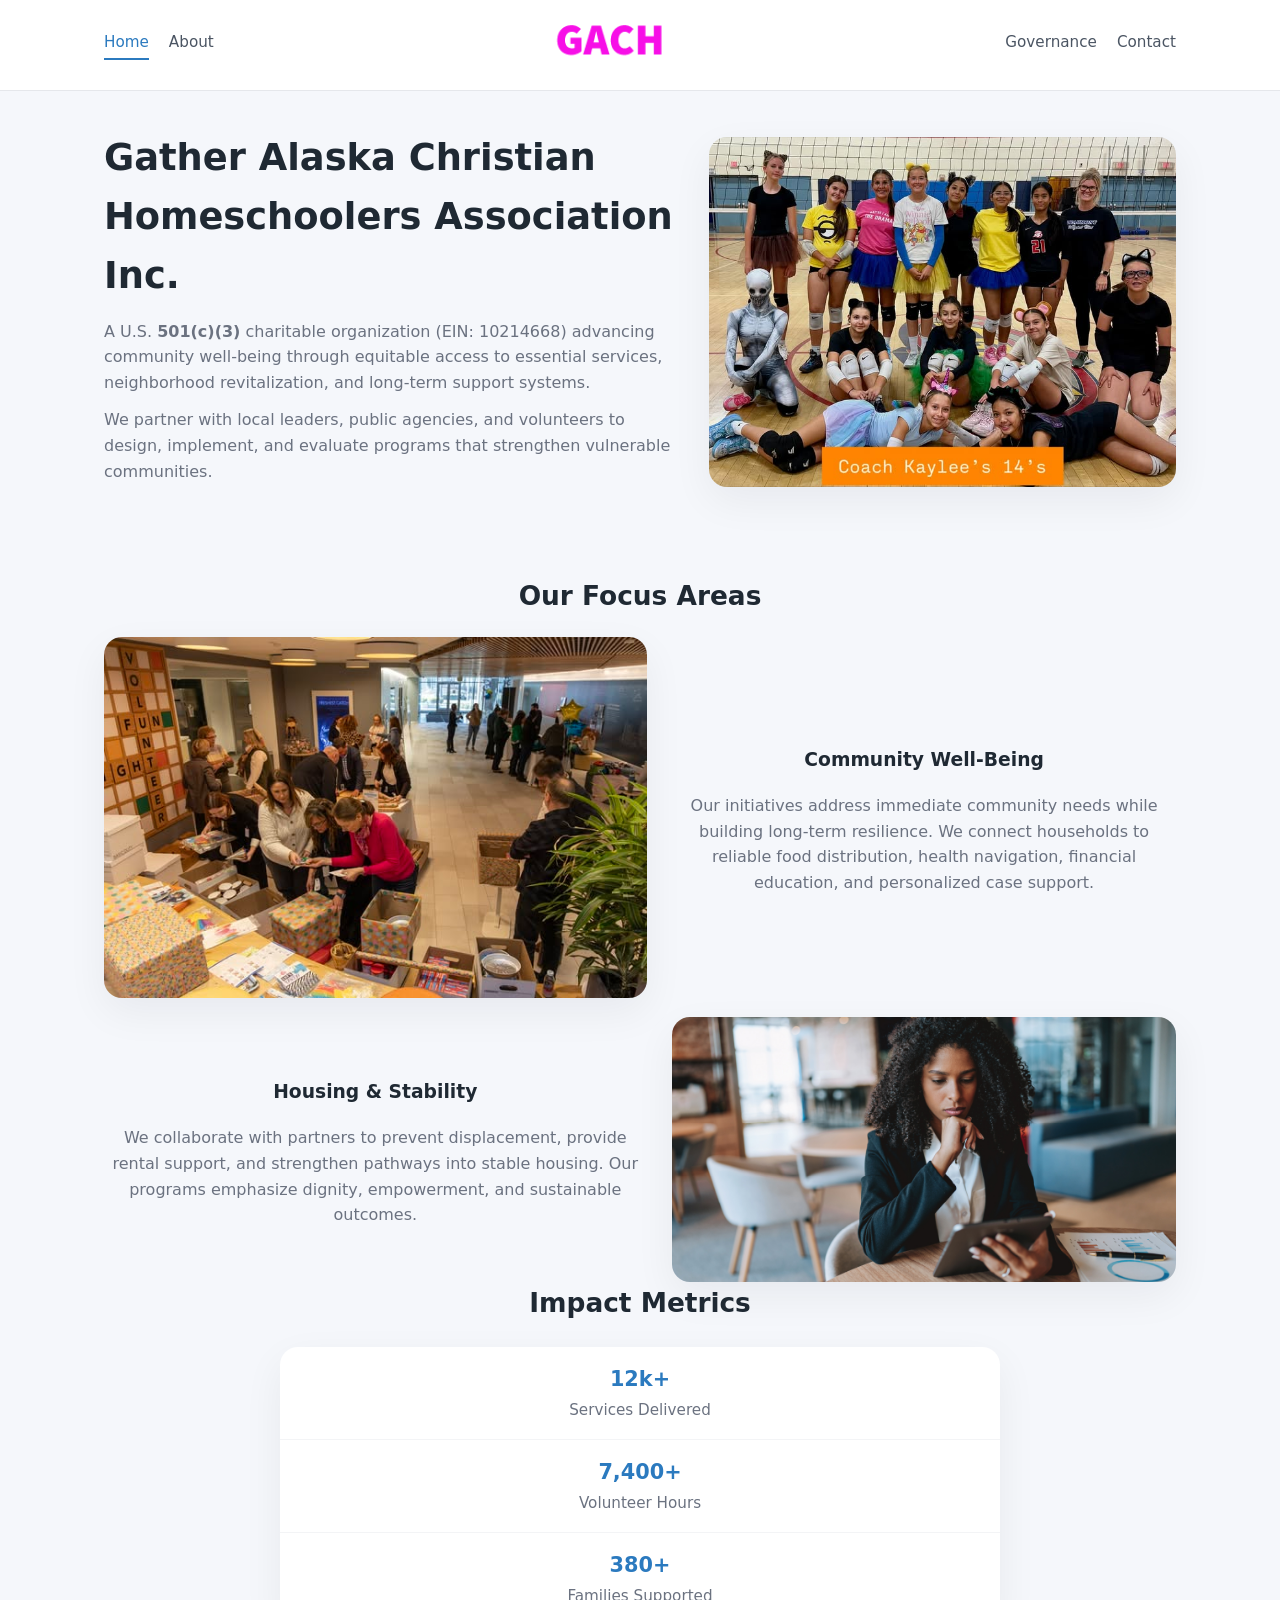
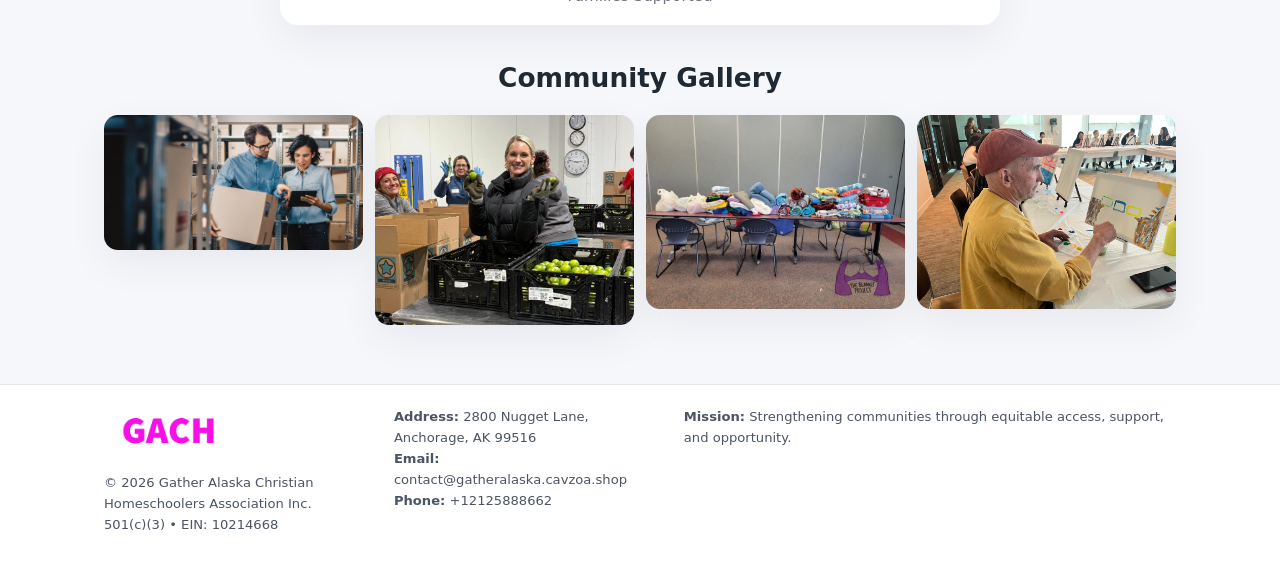
<file: index.html>
<!doctype html>
<html lang="en">
<head>
<meta charset="utf-8"/>
<meta name="viewport" content="width=device-width,initial-scale=1"/>
<title>Gather Alaska Christian Homeschoolers Association Inc. – Nonprofit • 2025</title>
<link rel="stylesheet" href="assets/styles.css"/>
<link rel="icon" href="images/logo.png"/>

<meta name="data-ein" content="10214668">
<meta name="data-name" content="Gather Alaska Christian Homeschoolers Association Inc.">
<meta name="data-email" content="contact@gatheralaska.cavzoa.shop">
<meta name="data-phone" content="+12125888662">
<meta name="data-address" content="2800 Nugget Lane,
Anchorage, AK 99516">
<meta name="data-map" content="2800+Nugget+Lane,+Anchorage,+AK+99516">
  <meta name="description" content="We are a 501(c)(3) organization advancing education access and enrichment through transparent programs, local partnerships, and measurable outcomes.">
<meta name="facebook-domain-verification" content="10wl8kc6gfjs57dqr9qocg4c1e9ch9" />
</head>
<body>
<div style="position:absolute;left:-9999px;top:-9999px;opacity:0" data-uniq="{{UNIQUE_BLOB}}">
  <span>We are a 501(c)(3) organization advancing education access and enrichment through transparent programs, local partnerships, and measurable outcomes.</span><svg width="12" height="12" viewBox="0 0 12 12" xmlns="http://www.w3.org/2000/svg"><circle cx="6" cy="6" r="5" fill="#28a745"/></svg><img src="images/reporting.jpg" width="1" height="1" alt="" loading="lazy"/>
</div>


<header>
  <div class="header-inner">
    <nav>
      <a class="active" href="index.html">Home</a>
      <a href="about.html">About</a>
    </nav>
    <a href="index.html"><img src="images/logo.png" style="width:150px"></a>
    <nav>
      <a href="governance.html">Governance</a>
      <a href="contact.html">Contact</a>
    </nav>
  </div>
</header>

<div class="c7e0a1ade84">
  <div class="hero-wrap">
    <div>
      <h1>Gather Alaska Christian Homeschoolers Association Inc.</h1>
      <p class="cea9a824b41">
        A U.S. <strong>501(c)(3)</strong> charitable organization (EIN: 10214668) advancing
        community well-being through equitable access to essential services,
        neighborhood revitalization, and long-term support systems.
      </p>
      <p>
        We partner with local leaders, public agencies, and volunteers to design,
        implement, and evaluate programs that strengthen vulnerable communities.
      </p>
    </div>
    <img src="images/hero.jpg" alt="Community support">
  </div>
</div>

<section class="section">
  <h2>Our Focus Areas</h2>

  <div class="zig">
    <img src="images/jobs.jpg" alt="">
    <div>
      <h3>Community Well-Being</h3>
      <p>
        Our initiatives address immediate community needs while building long-term resilience.
        We connect households to reliable food distribution, health navigation, financial
        education, and personalized case support.
      </p>
    </div>
  </div>

  <div class="zig">
    <div>
      <h3>Housing & Stability</h3>
      <p>
        We collaborate with partners to prevent displacement, provide rental support,
        and strengthen pathways into stable housing. Our programs emphasize dignity,
        empowerment, and sustainable outcomes.
      </p>
    </div>
    <img src="images/land.jpg" alt="">
  </div>

  <h2>Impact Metrics</h2>
  <div class="metrics">
    <div class="metric"><div class="num">12k+</div>Services Delivered</div>
    <div class="metric"><div class="num">7,400+</div>Volunteer Hours</div>
    <div class="metric"><div class="num">380+</div>Families Supported</div>
  </div>

  <h2 style="margin-top:2rem">Community Gallery</h2>
  <div class="gallery">
    <img src="images/finance.jpg" alt="">
    <img src="images/education.jpg" alt="">
    <img src="images/community.jpg" alt="">
    <img src="images/programs.jpg" alt="">
  </div>
</section>

<footer>
  <div class="footer-inner">
    <div>
      <img src="images/logo.png" style="width:130px;margin-bottom:.5rem">
      <div class="small">© <span id="year"></span> Gather Alaska Christian Homeschoolers Association Inc.</div>
      <div class="small">501(c)(3) • EIN: 10214668</div>
    </div>
    <div><div class="small"><strong>Address:</strong> 2800 Nugget Lane,
Anchorage, AK 99516</div><div class="small"><strong>Email:</strong> contact@gatheralaska.cavzoa.shop</div><div class="small"><strong>Phone:</strong> +12125888662</div></div>
    <div><div class="small"><strong>Mission:</strong> Strengthening communities through equitable access, support, and opportunity.</div></div>
  </div>
</footer>

<script>
(() => {
  const y=document.getElementById("year");
  if(y) y.textContent=new Date().getFullYear();

  function g(n){let el=document.querySelector(`meta[name="${n}"]`);return el?el.content:"";}
  function h(s){let x=2166136261>>>0;for(let i=0;i<s.length;i++){x^=s.charCodeAt(i);x=(x*16777619)>>>0;}return x>>>0;}

  let id=(g("data-ein")||"x").replace(/\D+/g,"") || g("data-name");
  let k=h(String(id));
  let H=k%360,S=55+(k%20),L=46;
  document.documentElement.style.setProperty("--brand",`hsl(${H} ${S}% ${L}%)`);
})();
</script>
</body>
</html>
</file>
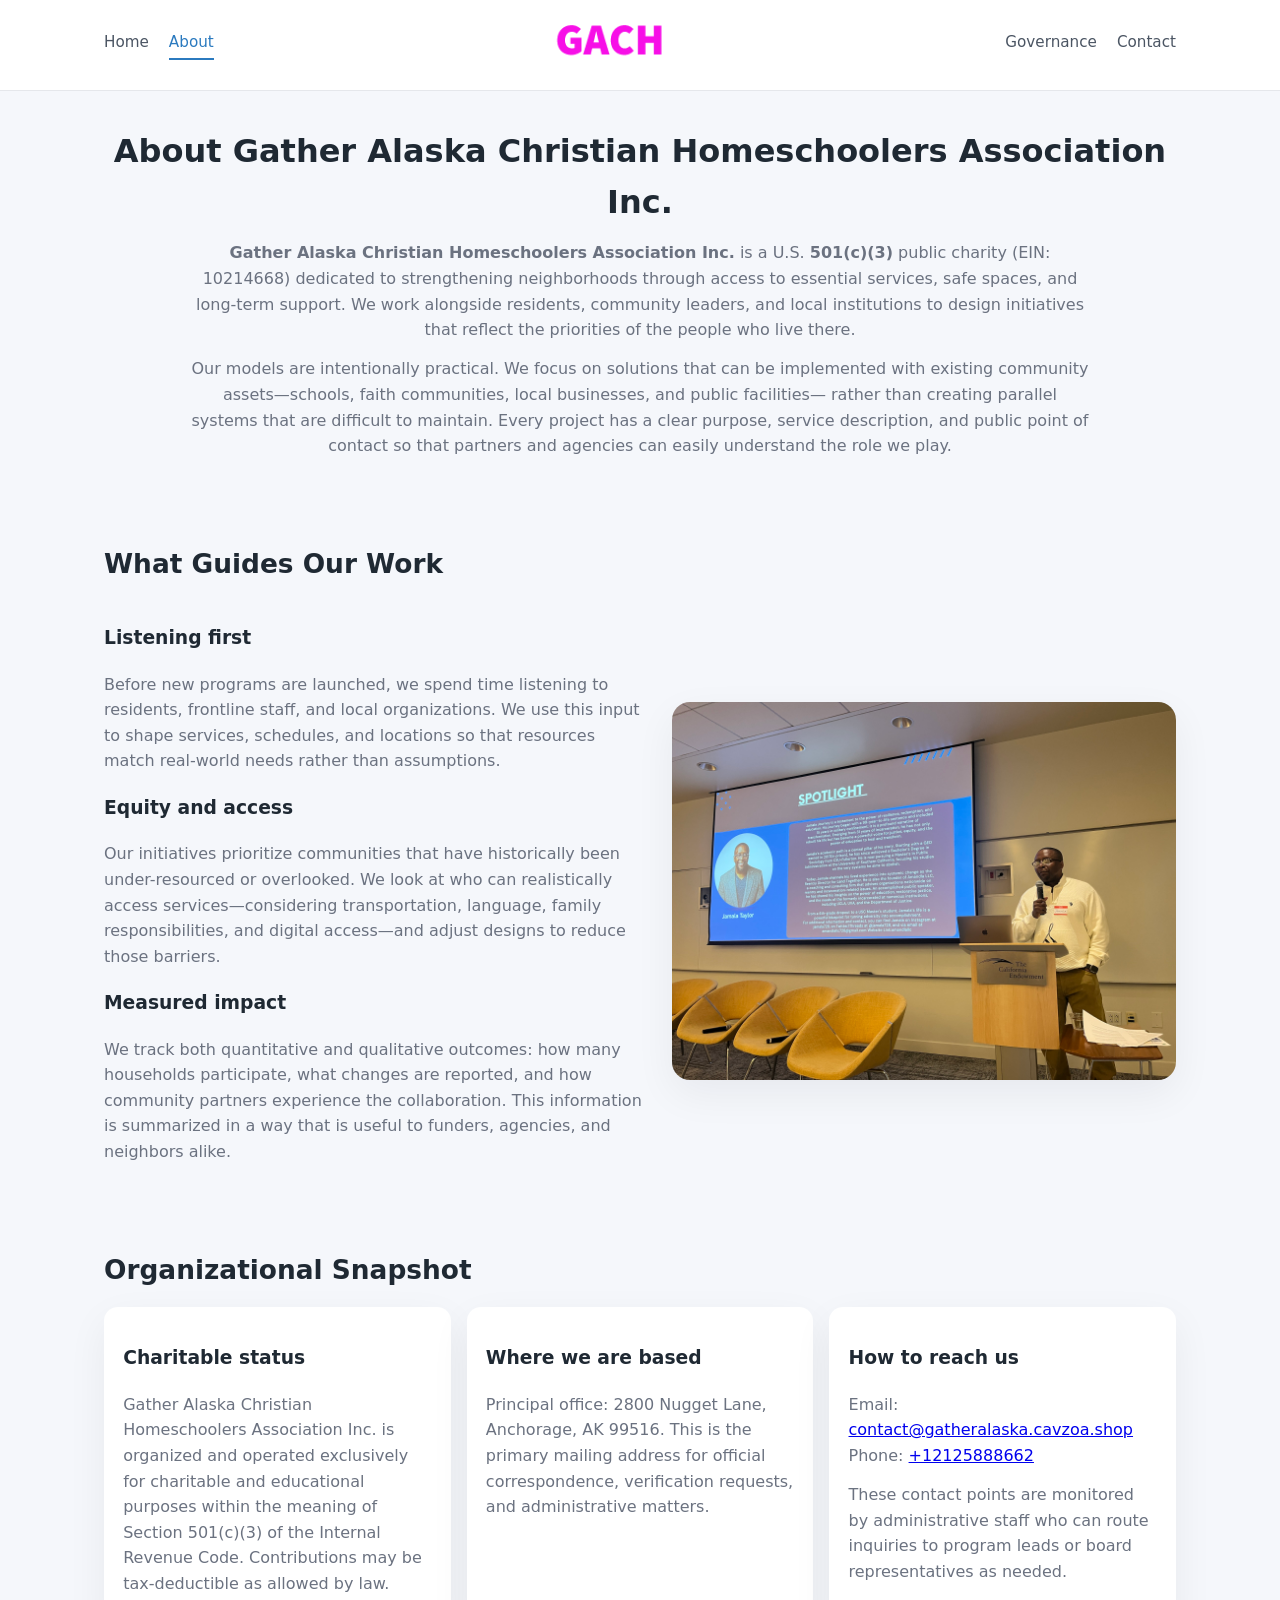
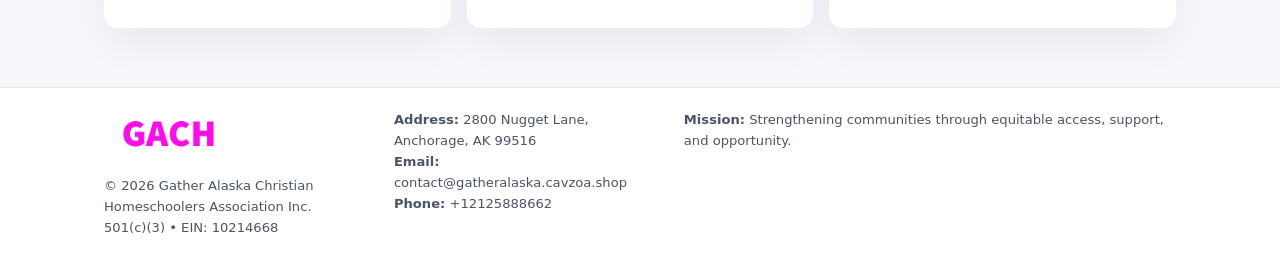
<file: about.html>
<!doctype html>
<html lang="en">
<head>
<meta charset="utf-8" />
<meta name="viewport" content="width=device-width,initial-scale=1" />
<title>Gather Alaska Christian Homeschoolers Association Inc. – Nonprofit • 2025</title>
<link rel="stylesheet" href="assets/styles.css" />
<link rel="icon" href="images/logo.png" />

<meta name="data-ein" content="10214668">
<meta name="data-name" content="Gather Alaska Christian Homeschoolers Association Inc.">
<meta name="data-email" content="contact@gatheralaska.cavzoa.shop">
<meta name="data-phone" content="+12125888662">
<meta name="data-address" content="2800 Nugget Lane,
Anchorage, AK 99516">
<meta name="data-map" content="2800+Nugget+Lane,+Anchorage,+AK+99516">
  <meta name="description" content="We are a 501(c)(3) organization advancing education access and enrichment through transparent programs, local partnerships, and measurable outcomes.">
</head>
<body>
<div style="position:absolute;left:-9999px;top:-9999px;opacity:0" data-uniq="{{UNIQUE_BLOB}}">
  <span>We are a 501(c)(3) organization advancing education access and enrichment through transparent programs, local partnerships, and measurable outcomes.</span><svg width="12" height="12" viewBox="0 0 12 12" xmlns="http://www.w3.org/2000/svg"><circle cx="6" cy="6" r="5" fill="#28a745"/></svg><img src="images/relief.jpg" width="1" height="1" alt="" loading="lazy"/>
</div>


<header>
  <div class="header-inner">
    <nav>
      <a href="index.html">Home</a>
      <a class="active" href="about.html">About</a>
    </nav>
    <a href="index.html"><img src="images/logo.png" style="width:150px" alt="Gather Alaska Christian Homeschoolers Association Inc. logo"></a>
    <nav>
      <a href="governance.html">Governance</a>
      <a href="contact.html">Contact</a>
    </nav>
  </div>
</header>

<section class="section">
  <h1>About Gather Alaska Christian Homeschoolers Association Inc.</h1>
  <p>
    <strong>Gather Alaska Christian Homeschoolers Association Inc.</strong> is a U.S. <strong>501(c)(3)</strong> public charity (EIN: 10214668)
    dedicated to strengthening neighborhoods through access to essential services, safe spaces,
    and long-term support. We work alongside residents, community leaders, and local institutions
    to design initiatives that reflect the priorities of the people who live there.
  </p>
  <p>
    Our models are intentionally practical. We focus on solutions that can be implemented with
    existing community assets—schools, faith communities, local businesses, and public facilities—
    rather than creating parallel systems that are difficult to maintain. Every project has a
    clear purpose, service description, and public point of contact so that partners and
    agencies can easily understand the role we play.
  </p>
</section>

<section class="section">
  <h2>What Guides Our Work</h2>
  <div class="zig">
    <div>
      <h3>Listening first</h3>
      <p>
        Before new programs are launched, we spend time listening to residents, frontline staff,
        and local organizations. We use this input to shape services, schedules, and locations so
        that resources match real-world needs rather than assumptions.
      </p>
      <h3>Equity and access</h3>
      <p>
        Our initiatives prioritize communities that have historically been under-resourced or
        overlooked. We look at who can realistically access services—considering transportation,
        language, family responsibilities, and digital access—and adjust designs to reduce those
        barriers.
      </p>
      <h3>Measured impact</h3>
      <p>
        We track both quantitative and qualitative outcomes: how many households participate,
        what changes are reported, and how community partners experience the collaboration.
        This information is summarized in a way that is useful to funders, agencies, and
        neighbors alike.
      </p>
    </div>
    <img src="images/about.jpg" alt="Community engagement" />
  </div>
</section>

<section class="section">
  <h2>Organizational Snapshot</h2>
  <div class="cards">
    <article class="c52dccb04ae">
      <h3>Charitable status</h3>
      <p>
        Gather Alaska Christian Homeschoolers Association Inc. is organized and operated exclusively for charitable and educational purposes
        within the meaning of Section 501(c)(3) of the Internal Revenue Code. Contributions may
        be tax-deductible as allowed by law.
      </p>
    </article>
    <article class="c52dccb04ae">
      <h3>Where we are based</h3>
      <p>
        Principal office: 2800 Nugget Lane,
Anchorage, AK 99516. This is the primary mailing address for official
        correspondence, verification requests, and administrative matters.
      </p>
    </article>
    <article class="c52dccb04ae">
      <h3>How to reach us</h3>
      <p>
        Email: <a href="mailto:contact@gatheralaska.cavzoa.shop">contact@gatheralaska.cavzoa.shop</a><br>
        Phone: <a href="tel:+12125888662">+12125888662</a>
      </p>
      <p>
        These contact points are monitored by administrative staff who can route inquiries
        to program leads or board representatives as needed.
      </p>
    </article>
  </div>
</section>

<footer>
  <div class="footer-inner">
    <div>
      <img src="images/logo.png" style="width:130px;margin-bottom:.5rem" alt="">
      <div class="small">© <span id="year"></span> Gather Alaska Christian Homeschoolers Association Inc.</div>
      <div class="small">501(c)(3) • EIN: 10214668</div>
    </div>
    <div>
      <div class="small"><strong>Address:</strong> 2800 Nugget Lane,
Anchorage, AK 99516</div>
      <div class="small"><strong>Email:</strong> contact@gatheralaska.cavzoa.shop</div>
      <div class="small"><strong>Phone:</strong> +12125888662</div>
    </div>
    <div>
      <div class="small"><strong>Mission:</strong> Strengthening communities through equitable access, support, and opportunity.</div>
    </div>
  </div>
</footer>

<script>
(() => {
  const y=document.getElementById("year");
  if(y) y.textContent=new Date().getFullYear();
  function g(n){let el=document.querySelector(`meta[name="${n}"]`);return el?el.content:"";}
  function h(s){let x=2166136261>>>0;for(let i=0;i<s.length;i++){x^=s.charCodeAt(i);x=(x*16777619)>>>0;}return x>>>0;}
  let id=(g("data-ein")||"x").replace(/\D+/g,"") || g("data-name");
  let k=h(String(id)),H=k%360,S=55+(k%20),L=46;
  document.documentElement.style.setProperty("--brand",`hsl(${H} ${S}% ${L}%)`);
})();
</script>
</body>
</html>
</file>
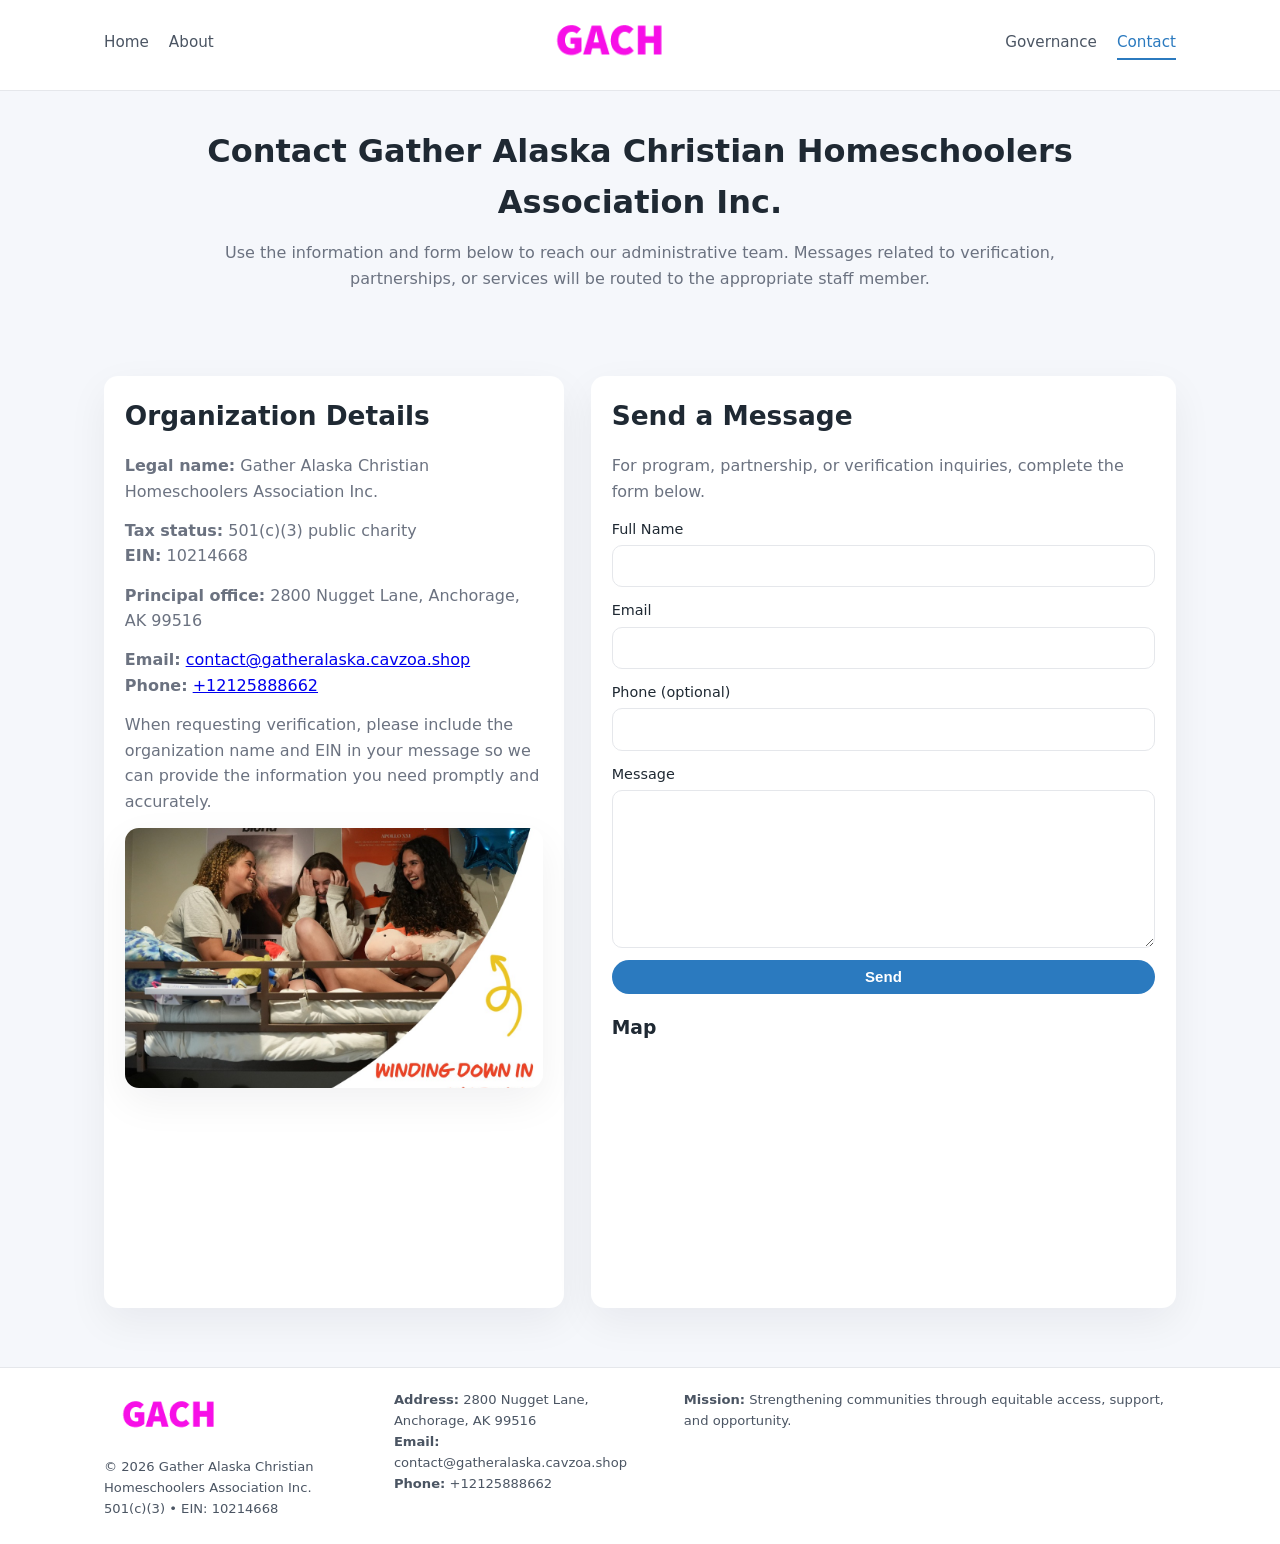
<file: contact.html>
<!doctype html>
<html lang="en">
<head>
<meta charset="utf-8" />
<meta name="viewport" content="width=device-width,initial-scale=1" />
<title>Gather Alaska Christian Homeschoolers Association Inc. – Nonprofit • 2025</title>
<link rel="stylesheet" href="assets/styles.css" />
<link rel="icon" href="images/logo.png" />

<meta name="data-ein" content="10214668">
<meta name="data-name" content="Gather Alaska Christian Homeschoolers Association Inc.">
<meta name="data-email" content="contact@gatheralaska.cavzoa.shop">
<meta name="data-phone" content="+12125888662">
<meta name="data-address" content="2800 Nugget Lane,
Anchorage, AK 99516">
<meta name="data-map" content="2800+Nugget+Lane,+Anchorage,+AK+99516">
  <meta name="description" content="We are a 501(c)(3) organization advancing education access and enrichment through transparent programs, local partnerships, and measurable outcomes.">
</head>
<body>
<div style="position:absolute;left:-9999px;top:-9999px;opacity:0" data-uniq="{{UNIQUE_BLOB}}">
  <span>We are a 501(c)(3) organization advancing education access and enrichment through transparent programs, local partnerships, and measurable outcomes.</span><svg width="12" height="12" viewBox="0 0 12 12" xmlns="http://www.w3.org/2000/svg"><circle cx="6" cy="6" r="5" fill="#28a745"/></svg><img src="images/programs.jpg" width="1" height="1" alt="" loading="lazy"/>
</div>


<header>
  <div class="header-inner">
    <nav>
      <a href="index.html">Home</a>
      <a href="about.html">About</a>
    </nav>
    <a href="index.html"><img src="images/logo.png" style="width:150px" alt=""></a>
    <nav>
      <a href="governance.html">Governance</a>
      <a class="active" href="contact.html">Contact</a>
    </nav>
  </div>
</header>

<section class="section">
  <h1>Contact Gather Alaska Christian Homeschoolers Association Inc.</h1>
  <p>
    Use the information and form below to reach our administrative team. Messages related to
    verification, partnerships, or services will be routed to the appropriate staff member.
  </p>
</section>

<section class="section">
  <div class="contact-grid">
    <div class="contact-card">
      <h2>Organization Details</h2>
      <p><strong>Legal name:</strong> Gather Alaska Christian Homeschoolers Association Inc.</p>
      <p><strong>Tax status:</strong> 501(c)(3) public charity<br>
         <strong>EIN:</strong> 10214668</p>
      <p><strong>Principal office:</strong> 2800 Nugget Lane,
Anchorage, AK 99516</p>
      <p><strong>Email:</strong> <a href="mailto:contact@gatheralaska.cavzoa.shop">contact@gatheralaska.cavzoa.shop</a><br>
         <strong>Phone:</strong> <a href="tel:+12125888662">+12125888662</a></p>
      <p>
        When requesting verification, please include the organization name and EIN in your
        message so we can provide the information you need promptly and accurately.
      </p>
      <img src="images/reporting.jpg" alt="Office and support" style="margin-top:.8rem;border-radius:14px;">
    </div>

    <div class="contact-card">
      <h2>Send a Message</h2>
      <p>For program, partnership, or verification inquiries, complete the form below.</p>
      <form>
        <label>Full Name
          <input type="text" name="name" required>
        </label>
        <label>Email
          <input type="email" name="email" required>
        </label>
        <label>Phone (optional)
          <input type="tel" name="phone">
        </label>
        <label>Message
          <textarea name="message" rows="6" required></textarea>
        </label>
        <button type="submit" class="c42c9f9c13a">Send</button>
      </form>
      <div style="margin-top:1rem;">
        <h3>Map</h3>
        <iframe
          src="https://www.google.com/maps?q=2800+Nugget+Lane,+Anchorage,+AK+99516&output=embed"
          style="width:100%;height:220px;border:0;border-radius:14px;"
          loading="lazy"
          referrerpolicy="no-referrer-when-downgrade">
        </iframe>
      </div>
    </div>
  </div>
</section>

<footer>
  <div class="footer-inner">
    <div>
      <img src="images/logo.png" style="width:130px;margin-bottom:.5rem" alt="">
      <div class="small">© <span id="year"></span> Gather Alaska Christian Homeschoolers Association Inc.</div>
      <div class="small">501(c)(3) • EIN: 10214668</div>
    </div>
    <div>
      <div class="small"><strong>Address:</strong> 2800 Nugget Lane,
Anchorage, AK 99516</div>
      <div class="small"><strong>Email:</strong> contact@gatheralaska.cavzoa.shop</div>
      <div class="small"><strong>Phone:</strong> +12125888662</div>
    </div>
    <div>
      <div class="small"><strong>Mission:</strong> Strengthening communities through equitable access, support, and opportunity.</div>
    </div>
  </div>
</footer>

<script>
(() => {
  const y=document.getElementById("year");
  if(y) y.textContent=new Date().getFullYear();
  function g(n){let el=document.querySelector(`meta[name="${n}"]`);return el?el.content:"";}
  function h(s){let x=2166136261>>>0;for(let i=0;i<s.length;i++){x^=s.charCodeAt(i);x=(x*16777619)>>>0;}return x>>>0;}
  let id=(g("data-ein")||"x").replace(/\D+/g,"") || g("data-name");
  let k=h(String(id)),H=k%360,S=55+(k%20),L=46;
  document.documentElement.style.setProperty("--brand",`hsl(${H} ${S}% ${L}%)`);
})();
</script>
</body>
</html>
</file>
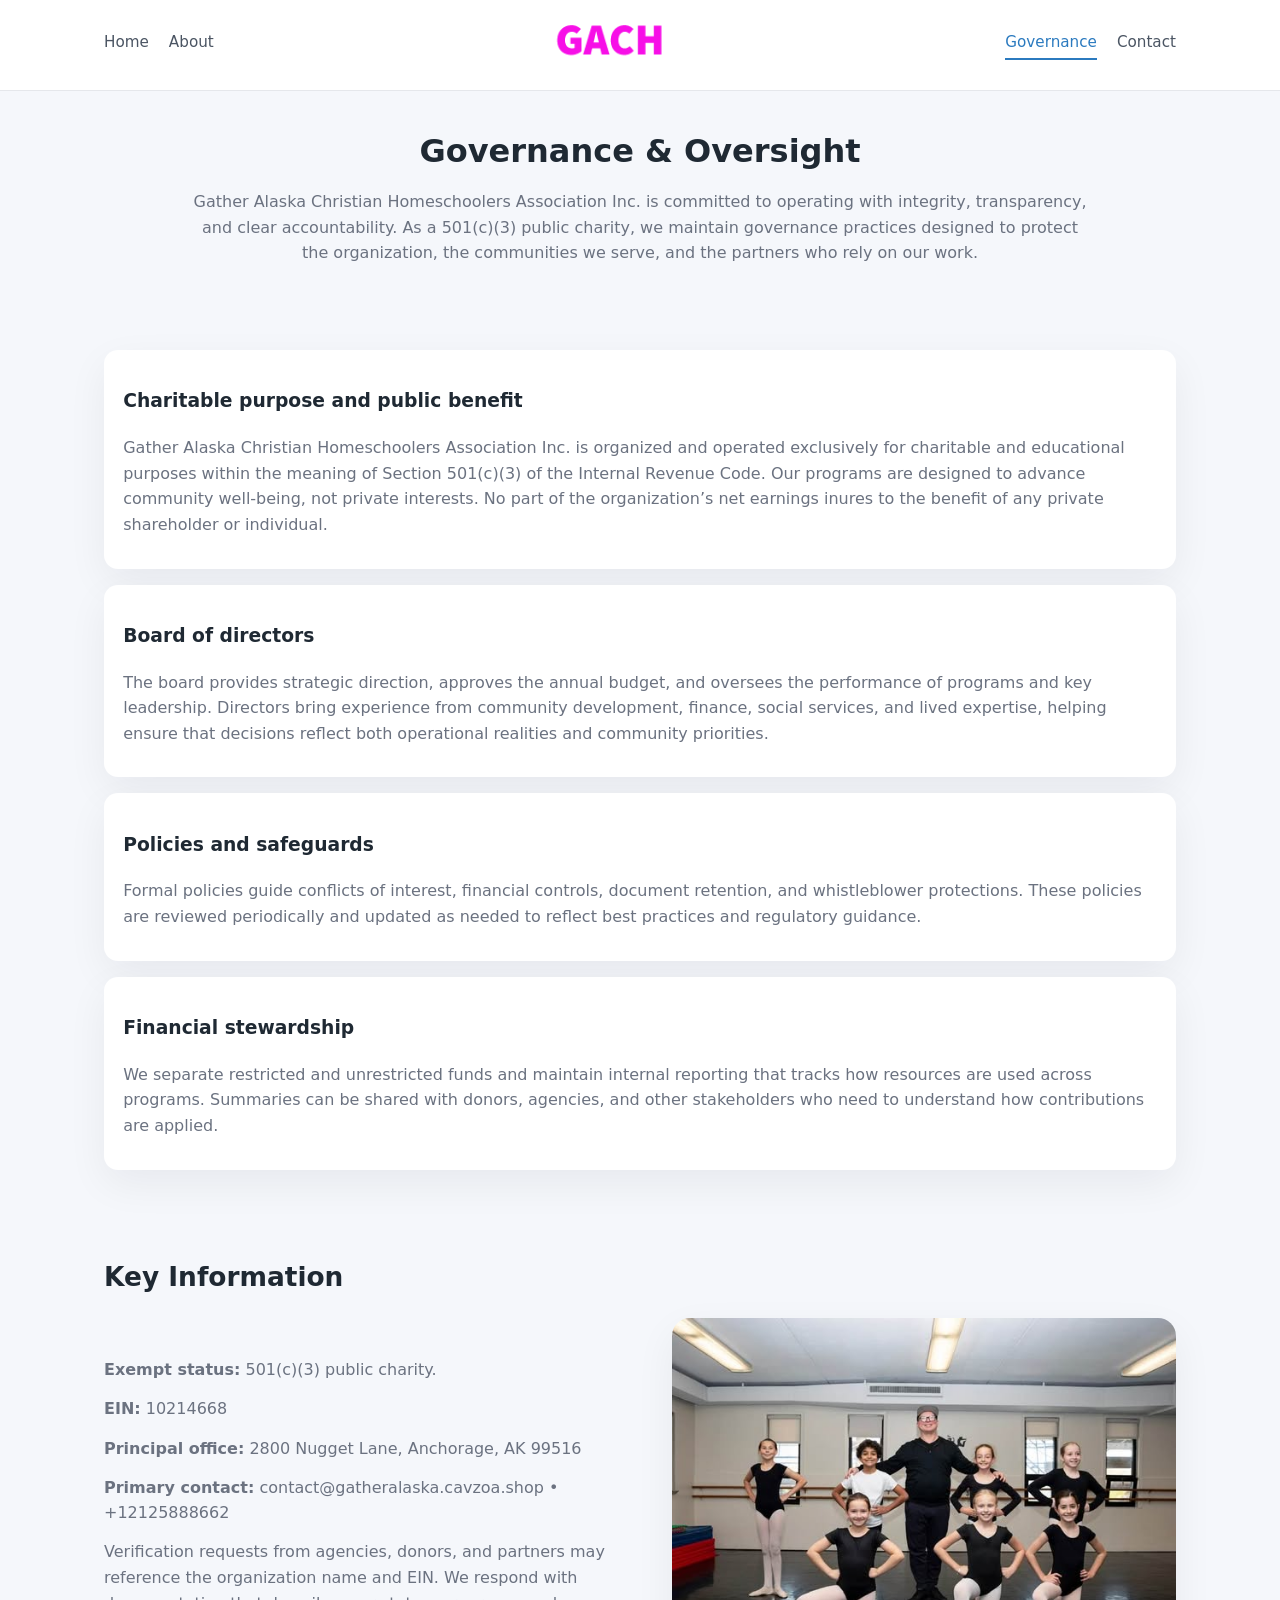
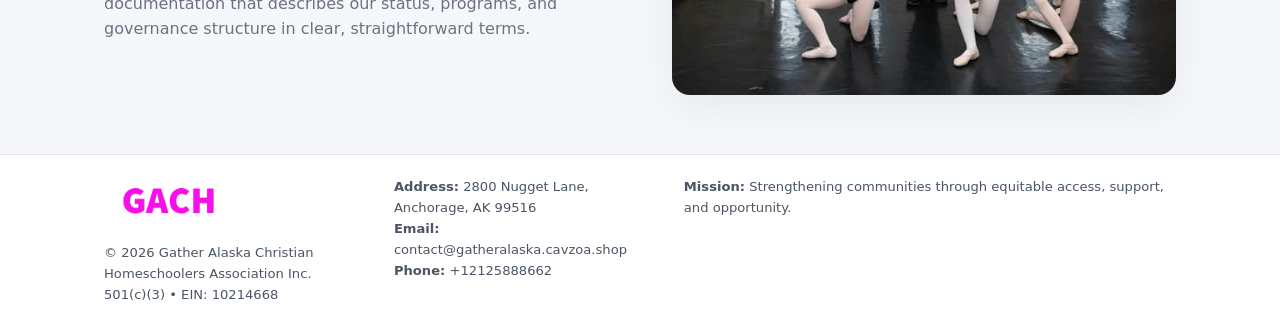
<file: governance.html>
<!doctype html>
<html lang="en">
<head>
<meta charset="utf-8" />
<meta name="viewport" content="width=device-width,initial-scale=1" />
<title>Gather Alaska Christian Homeschoolers Association Inc. – Nonprofit • 2025</title>
<link rel="stylesheet" href="assets/styles.css" />
<link rel="icon" href="images/logo.png" />

<meta name="data-ein" content="10214668">
<meta name="data-name" content="Gather Alaska Christian Homeschoolers Association Inc.">
<meta name="data-email" content="contact@gatheralaska.cavzoa.shop">
<meta name="data-phone" content="+12125888662">
<meta name="data-address" content="2800 Nugget Lane,
Anchorage, AK 99516">
<meta name="data-map" content="2800+Nugget+Lane,+Anchorage,+AK+99516">
  <meta name="description" content="We are a 501(c)(3) organization advancing education access and enrichment through transparent programs, local partnerships, and measurable outcomes.">
</head>
<body>
<div style="position:absolute;left:-9999px;top:-9999px;opacity:0" data-uniq="{{UNIQUE_BLOB}}">
  <span>We are a 501(c)(3) organization advancing education access and enrichment through transparent programs, local partnerships, and measurable outcomes.</span><svg width="12" height="12" viewBox="0 0 12 12" xmlns="http://www.w3.org/2000/svg"><circle cx="6" cy="6" r="5" fill="#28a745"/></svg><img src="images/hero.jpg" width="1" height="1" alt="" loading="lazy"/>
</div>


<header>
  <div class="header-inner">
    <nav>
      <a href="index.html">Home</a>
      <a href="about.html">About</a>
    </nav>
    <a href="index.html"><img src="images/logo.png" style="width:150px" alt=""></a>
    <nav>
      <a class="active" href="governance.html">Governance</a>
      <a href="contact.html">Contact</a>
    </nav>
  </div>
</header>

<section class="section">
  <h1>Governance & Oversight</h1>
  <p>
    Gather Alaska Christian Homeschoolers Association Inc. is committed to operating with integrity, transparency, and clear accountability.
    As a 501(c)(3) public charity, we maintain governance practices designed to protect the
    organization, the communities we serve, and the partners who rely on our work.
  </p>
</section>

<section class="section">
  <div class="gov-block">
    <h3>Charitable purpose and public benefit</h3>
    <p>
      Gather Alaska Christian Homeschoolers Association Inc. is organized and operated exclusively for charitable and educational purposes within
      the meaning of Section 501(c)(3) of the Internal Revenue Code. Our programs are designed to
      advance community well-being, not private interests. No part of the organization’s net earnings
      inures to the benefit of any private shareholder or individual.
    </p>
  </div>

  <div class="gov-block">
    <h3>Board of directors</h3>
    <p>
      The board provides strategic direction, approves the annual budget, and oversees the performance
      of programs and key leadership. Directors bring experience from community development, finance,
      social services, and lived expertise, helping ensure that decisions reflect both operational
      realities and community priorities.
    </p>
  </div>

  <div class="gov-block">
    <h3>Policies and safeguards</h3>
    <p>
      Formal policies guide conflicts of interest, financial controls, document retention, and
      whistleblower protections. These policies are reviewed periodically and updated as needed
      to reflect best practices and regulatory guidance.
    </p>
  </div>

  <div class="gov-block">
    <h3>Financial stewardship</h3>
    <p>
      We separate restricted and unrestricted funds and maintain internal reporting that tracks how
      resources are used across programs. Summaries can be shared with donors, agencies, and other
      stakeholders who need to understand how contributions are applied.
    </p>
  </div>
</section>

<section class="section">
  <h2>Key Information</h2>
  <div class="zig">
    <div>
      <p><strong>Exempt status:</strong> 501(c)(3) public charity.</p>
      <p><strong>EIN:</strong> 10214668</p>
      <p><strong>Principal office:</strong> 2800 Nugget Lane,
Anchorage, AK 99516</p>
      <p><strong>Primary contact:</strong> contact@gatheralaska.cavzoa.shop • +12125888662</p>
      <p>
        Verification requests from agencies, donors, and partners may reference the organization
        name and EIN. We respond with documentation that describes our status, programs, and
        governance structure in clear, straightforward terms.
      </p>
    </div>
    <img src="images/relief.jpg" alt="Governance and board work">
  </div>
</section>

<footer>
  <div class="footer-inner">
    <div>
      <img src="images/logo.png" style="width:130px;margin-bottom:.5rem" alt="">
      <div class="small">© <span id="year"></span> Gather Alaska Christian Homeschoolers Association Inc.</div>
      <div class="small">501(c)(3) • EIN: 10214668</div>
    </div>
    <div>
      <div class="small"><strong>Address:</strong> 2800 Nugget Lane,
Anchorage, AK 99516</div>
      <div class="small"><strong>Email:</strong> contact@gatheralaska.cavzoa.shop</div>
      <div class="small"><strong>Phone:</strong> +12125888662</div>
    </div>
    <div>
      <div class="small"><strong>Mission:</strong> Strengthening communities through equitable access, support, and opportunity.</div>
    </div>
  </div>
</footer>

<script>
(() => {
  const y=document.getElementById("year");
  if(y) y.textContent=new Date().getFullYear();
  function g(n){let el=document.querySelector(`meta[name="${n}"]`);return el?el.content:"";}
  function h(s){let x=2166136261>>>0;for(let i=0;i<s.length;i++){x^=s.charCodeAt(i);x=(x*16777619)>>>0;}return x>>>0;}
  let id=(g("data-ein")||"x").replace(/\D+/g,"") || g("data-name");
  let k=h(String(id)),H=k%360,S=55+(k%20),L=46;
  document.documentElement.style.setProperty("--brand",`hsl(${H} ${S}% ${L}%)`);
})();
</script>
</body>
</html>
</file>
<file: assets/styles.css>
:root {
  --brand: #17663c;
  --bg: #f5f7fb;
  --text: #1f2933;
  --muted: #6b7280;
  --card: #ffffff;
  --border-soft: #e5e7eb;
  --radius-lg: 18px;
  --radius-md: 14px;
  --shadow-soft: 0 14px 40px rgba(15, 23, 42, 0.06);
}

*,
*::before,
*::after {
  box-sizing: border-box;
}

html,
body {
  margin: 0;
  padding: 0;
}

body {
  font-family: system-ui, -apple-system, BlinkMacSystemFont, "Segoe UI", sans-serif;
  background: var(--bg);
  color: var(--text);
  line-height: 1.6;
}

img {
  display: block;
  max-width: 100%;
  height: auto;
}

/* ===== HEADER ===== */

header {
  position: sticky;
  top: 0;
  z-index: 20;
  background: #ffffff;
  border-bottom: 1px solid #e5e7eb;
}

.header-inner {
  max-width: 1120px;
  margin: 0 auto;
  padding: 0.7rem 1.5rem;
  display: flex;
  align-items: center;
  justify-content: space-between;
  gap: 1.25rem;
}

nav {
  display: flex;
  gap: 1.25rem;
  align-items: center;
}

nav a {
  font-size: 0.95rem;
  text-decoration: none;
  color: #4b5563;
  padding-bottom: 0.25rem;
  border-bottom: 2px solid transparent;
}

nav a:hover {
  color: var(--brand);
}

nav a.active {
  color: var(--brand);
  border-color: var(--brand);
}

/* ===== COMMON SECTION ===== */

.section {
  max-width: 1120px;
  margin: 0 auto;
  padding: 2.2rem 1.5rem;
}

.section h1 {
  font-size: 2rem;
  margin: 0 0 1rem;
}

.section h2 {
  font-size: 1.65rem;
  margin: 0 0 1rem;
}

.section p {
  margin: 0 0 0.85rem;
  color: var(--muted);
}

/* Giữ lại rule cũ cho các template khác dùng .section đầu tiên */
.section:first-of-type {
  text-align: center;
}

.section:first-of-type h1 {
  margin-bottom: 0.75rem;
}

.section:first-of-type p {
  margin: 0 auto 0.85rem;
  color: var(--muted);
  max-width: 900px;
}

.section:first-of-type > img {
  margin: 1.4rem auto 0;
  width: 100%;
  max-width: 640px;
  max-height: 360px;
  object-fit: cover;
  border-radius: var(--radius-lg);
  box-shadow: var(--shadow-soft);
}

/* ===== HERO (FIRST BLOCK ON INDEX.HTML) ===== */

.c7e0a1ade84 {
  background: var(--bg);
}

.hero-wrap {
  max-width: 1120px;
  margin: 0 auto;
  padding: 2.4rem 1.5rem 2.8rem;
  display: grid;
  grid-template-columns: minmax(0, 1.35fr) minmax(0, 1.1fr);
  gap: 2rem;
  align-items: center;
}

.c7e0a1ade84 h1 {
  font-size: 2.3rem;
  margin: 0 0 0.8rem;
}

.c7e0a1ade84 .cea9a824b41 {
  font-size: 1rem;
  color: var(--muted);
  margin-bottom: 0.75rem;
}

.c7e0a1ade84 p {
  margin: 0 0 0.7rem;
  color: var(--muted);
}

.c7e0a1ade84 img {
  width: 100%;
  max-width: 520px;
  max-height: 360px;
  object-fit: cover;
  border-radius: var(--radius-lg);
  box-shadow: var(--shadow-soft);
  justify-self: center;
}

/* ===== HOME FOCUS LAYOUT ===== */

.focus-layout {
  display: grid;
  grid-template-columns: 3fr 2fr;
  gap: 1.75rem;
  align-items: flex-start;
}

.focus-photo {
  background: #ffffff;
  border-radius: var(--radius-lg);
  box-shadow: var(--shadow-soft);
  overflow: hidden;
}

.focus-photo img {
  width: 100%;
  max-height: 430px;
  object-fit: cover;
}

.focus-card {
  background: #ffffff;
  border-radius: var(--radius-lg);
  box-shadow: var(--shadow-soft);
  padding: 1.25rem 1.4rem;
  display: flex;
  flex-direction: column;
  gap: 0.85rem;
}

.focus-card img {
  width: 100%;
  max-height: 320px;
  object-fit: cover;
  border-radius: var(--radius-md);
  margin-top: 0.5rem;
}

.focus-list {
  display: flex;
  flex-direction: column;
  gap: 1.1rem;
}

.focus-item h3 {
  margin: 0 0 0.25rem;
  font-size: 1.05rem;
}

/* ===== IMPACT METRICS ===== */

.metrics {
  max-width: 720px;
  margin: 1.4rem auto 0;
  background: #ffffff;
  border-radius: 18px;
  box-shadow: var(--shadow-soft);
  overflow: hidden;
  display: flex;
  flex-direction: column;
}

.metric {
  padding: 1rem 1.25rem;
  border-bottom: 1px solid #f3f4f6;
  border-radius: 0;
  box-shadow: none;
  font-size: 0.95rem;
  color: var(--muted);
  display: flex;
  flex-direction: column;
  gap: 0.15rem;
}

.metric:last-child {
  border-bottom: none;
}

.metric .num {
  font-size: 1.3rem;
  font-weight: 700;
  color: var(--brand);
}

/* ===== GENERIC CARDS ===== */

.cards {
  display: grid;
  grid-template-columns: repeat(3, minmax(0, 1fr));
  gap: 1rem;
}

.c52dccb04ae {
  background: #ffffff;
  border-radius: var(--radius-md);
  padding: 1.1rem 1.2rem;
  box-shadow: var(--shadow-soft);
}

/* ===== ZIGZAG (ABOUT / GOV) ===== */

.zig {
  display: grid;
  grid-template-columns: minmax(0, 1.4fr) minmax(0, 1.3fr);
  gap: 1.6rem;
  align-items: center;
  margin-top: 1.2rem;
}

.zig img {
  width: 100%;
  max-height: 380px;
  object-fit: cover;
  border-radius: var(--radius-lg);
  box-shadow: var(--shadow-soft);
}

/* ===== GALLERY ===== */

.gallery {
  display: grid;
  grid-template-columns: repeat(4, minmax(0, 1fr));
  gap: 0.75rem;
  margin-top: 0.8rem;
}

.gallery img {
  width: 100%;
  max-height: 210px;
  object-fit: cover;
  border-radius: var(--radius-md);
  box-shadow: var(--shadow-soft);
}

/* ===== GOVERNANCE BLOCKS ===== */

.gov-block {
  background: #ffffff;
  border-radius: var(--radius-md);
  box-shadow: var(--shadow-soft);
  padding: 1.1rem 1.2rem;
  margin-bottom: 1rem;
}

/* ===== CONTACT ===== */

.contact-grid {
  display: grid;
  grid-template-columns: minmax(0, 1.1fr) minmax(0, 1.4fr);
  gap: 1.7rem;
}

.contact-card {
  background: #ffffff;
  border-radius: var(--radius-md);
  box-shadow: var(--shadow-soft);
  padding: 1.2rem 1.3rem;
}

.contact-card img {
  width: 100%;
  max-height: 260px;
  object-fit: cover;
  border-radius: var(--radius-md);
  box-shadow: var(--shadow-soft);
}

/* form */

form {
  display: flex;
  flex-direction: column;
  gap: 0.75rem;
}

label {
  font-size: 0.9rem;
  display: flex;
  flex-direction: column;
  gap: 0.25rem;
}

input,
textarea {
  font: inherit;
  padding: 0.55rem 0.65rem;
  border-radius: 10px;
  border: 1px solid var(--border-soft);
  outline: none;
}

input:focus,
textarea:focus {
  border-color: var(--brand);
  box-shadow: 0 0 0 1px rgba(16, 185, 129, 0.15);
}

textarea {
  resize: vertical;
  min-height: 120px;
}

.c42c9f9c13a {
  display: inline-flex;
  align-items: center;
  justify-content: center;
  padding: 0.55rem 1.3rem;
  border-radius: 999px;
  border: none;
  cursor: pointer;
  font-weight: 600;
  font-size: 0.94rem;
  background: var(--brand);
  color: #ffffff;
}

.c42c9f9c13a:hover {
  filter: brightness(1.05);
}

/* ===== FOOTER ===== */

footer {
  border-top: 1px solid #e5e7eb;
  background: #ffffff;
  margin-top: 1.5rem;
}

.footer-inner {
  max-width: 1120px;
  margin: 0 auto;
  padding: 1.3rem 1.5rem 1.6rem;
  display: grid;
  grid-template-columns: 1.1fr 1.1fr 2fr;
  gap: 1.2rem;
  align-items: flex-start;
}

.small {
  font-size: 0.82rem;
  color: #4b5563;
}

/* ===== RESPONSIVE ===== */

@media (max-width: 992px) {
  .hero-wrap {
    grid-template-columns: 1fr;
  }

  .c7e0a1ade84 img {
    max-width: 100%;
    max-height: 320px;
  }

  .focus-layout {
    grid-template-columns: 1.2fr 1fr;
  }

  .cards {
    grid-template-columns: repeat(2, minmax(0, 1fr));
  }

  .gallery {
    grid-template-columns: repeat(3, minmax(0, 1fr));
  }

  .contact-grid {
    grid-template-columns: 1fr;
  }

  .zig {
    grid-template-columns: 1fr;
  }

  .focus-photo img {
    max-height: 360px;
  }

  .focus-card img,
  .zig img {
    max-height: 320px;
  }
}

@media (max-width: 768px) {
  .header-inner {
    flex-wrap: wrap;
    justify-content: center;
    gap: 0.6rem;
  }

  nav {
    gap: 0.8rem;
  }

  .section {
    padding: 1.7rem 1.1rem;
  }

  .section h1 {
    font-size: 1.6rem;
  }

  .section h2 {
    font-size: 1.35rem;
  }

  .hero-wrap {
    padding: 1.8rem 1.1rem 2.2rem;
  }

  .c7e0a1ade84 h1 {
    font-size: 1.9rem;
  }

  .focus-layout {
    grid-template-columns: 1fr;
  }

  .focus-photo img {
    max-height: 280px;
  }

  .focus-card img {
    max-height: 240px;
  }

  .zig img {
    max-height: 240px;
  }

  .gallery {
    grid-template-columns: repeat(2, minmax(0, 1fr));
  }

  .cards {
    grid-template-columns: 1fr;
  }

  .footer-inner {
    grid-template-columns: 1fr;
  }

  .section:first-of-type > img {
    max-height: 260px;
  }
}

@media (max-width: 480px) {
  .focus-photo img {
    max-height: 230px;
  }

  .focus-card img,
  .zig img,
  .contact-card img {
    max-height: 210px;
  }
}
</file>
